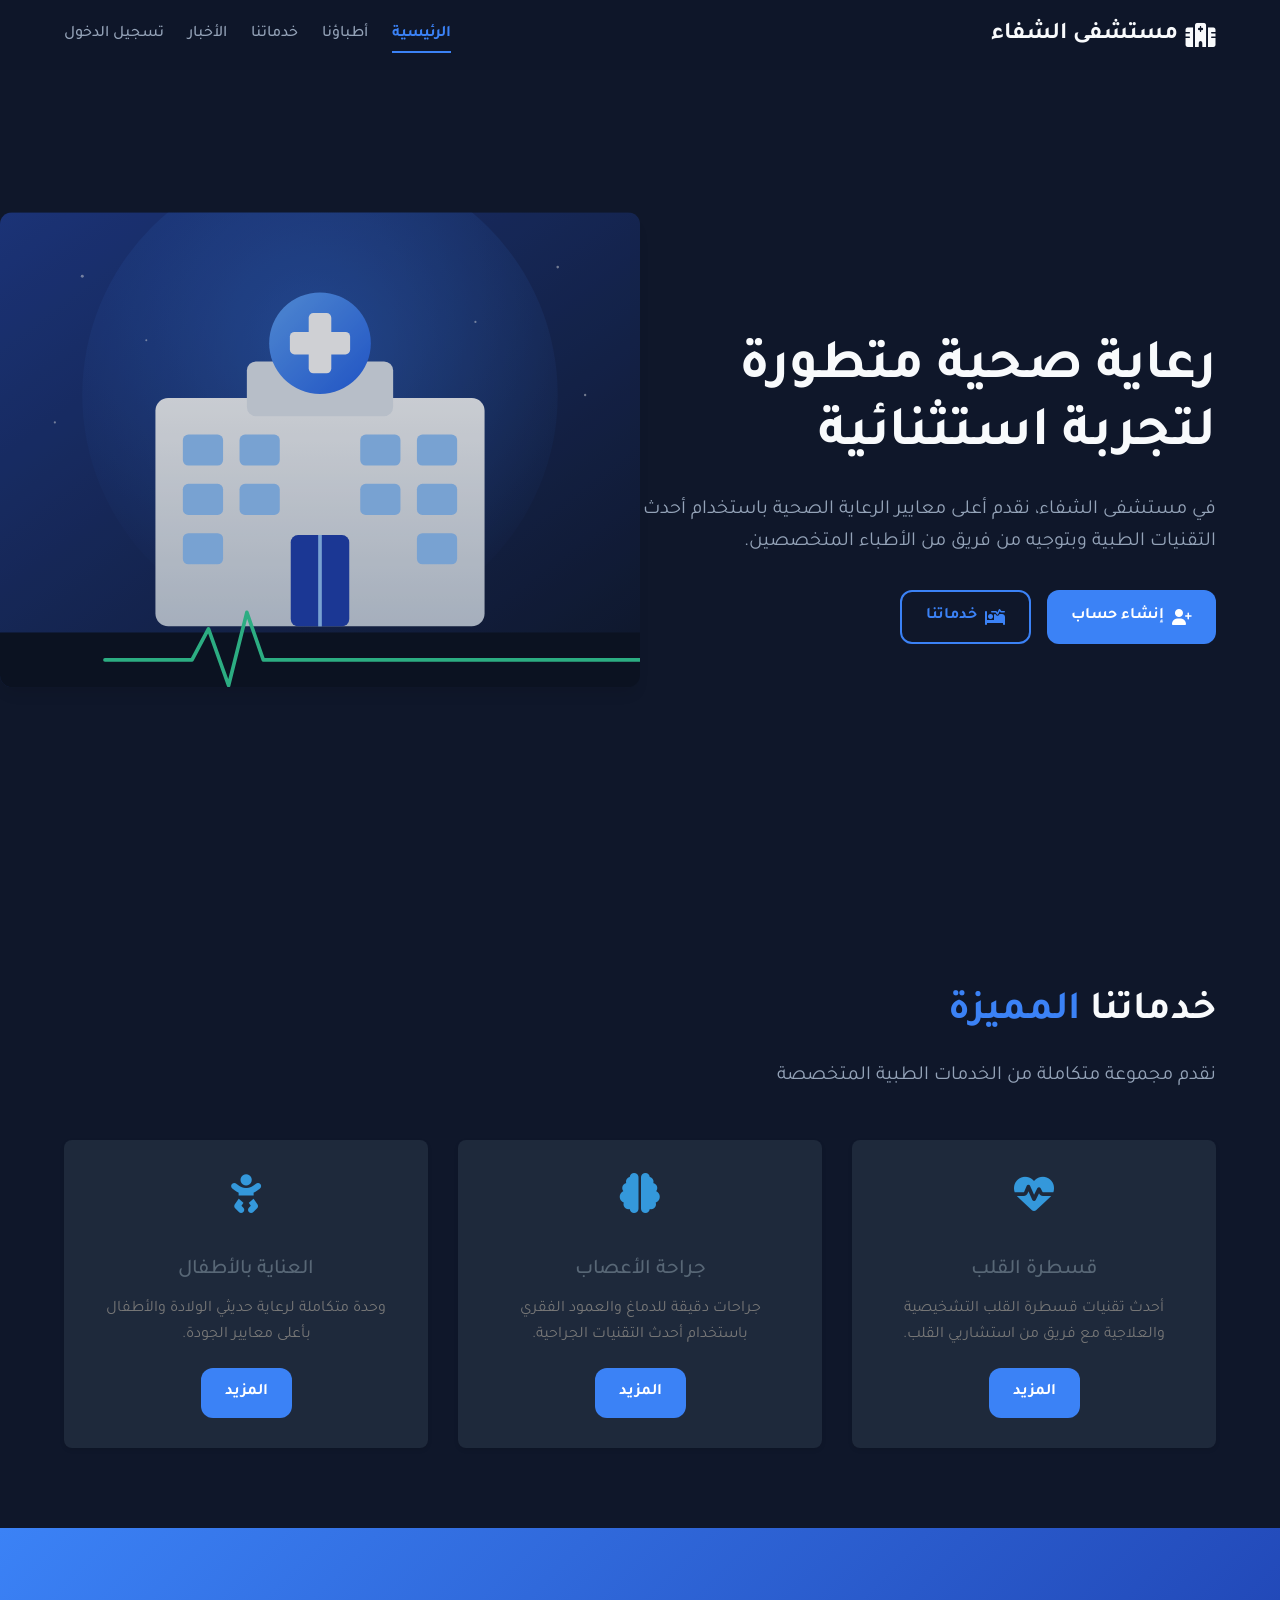
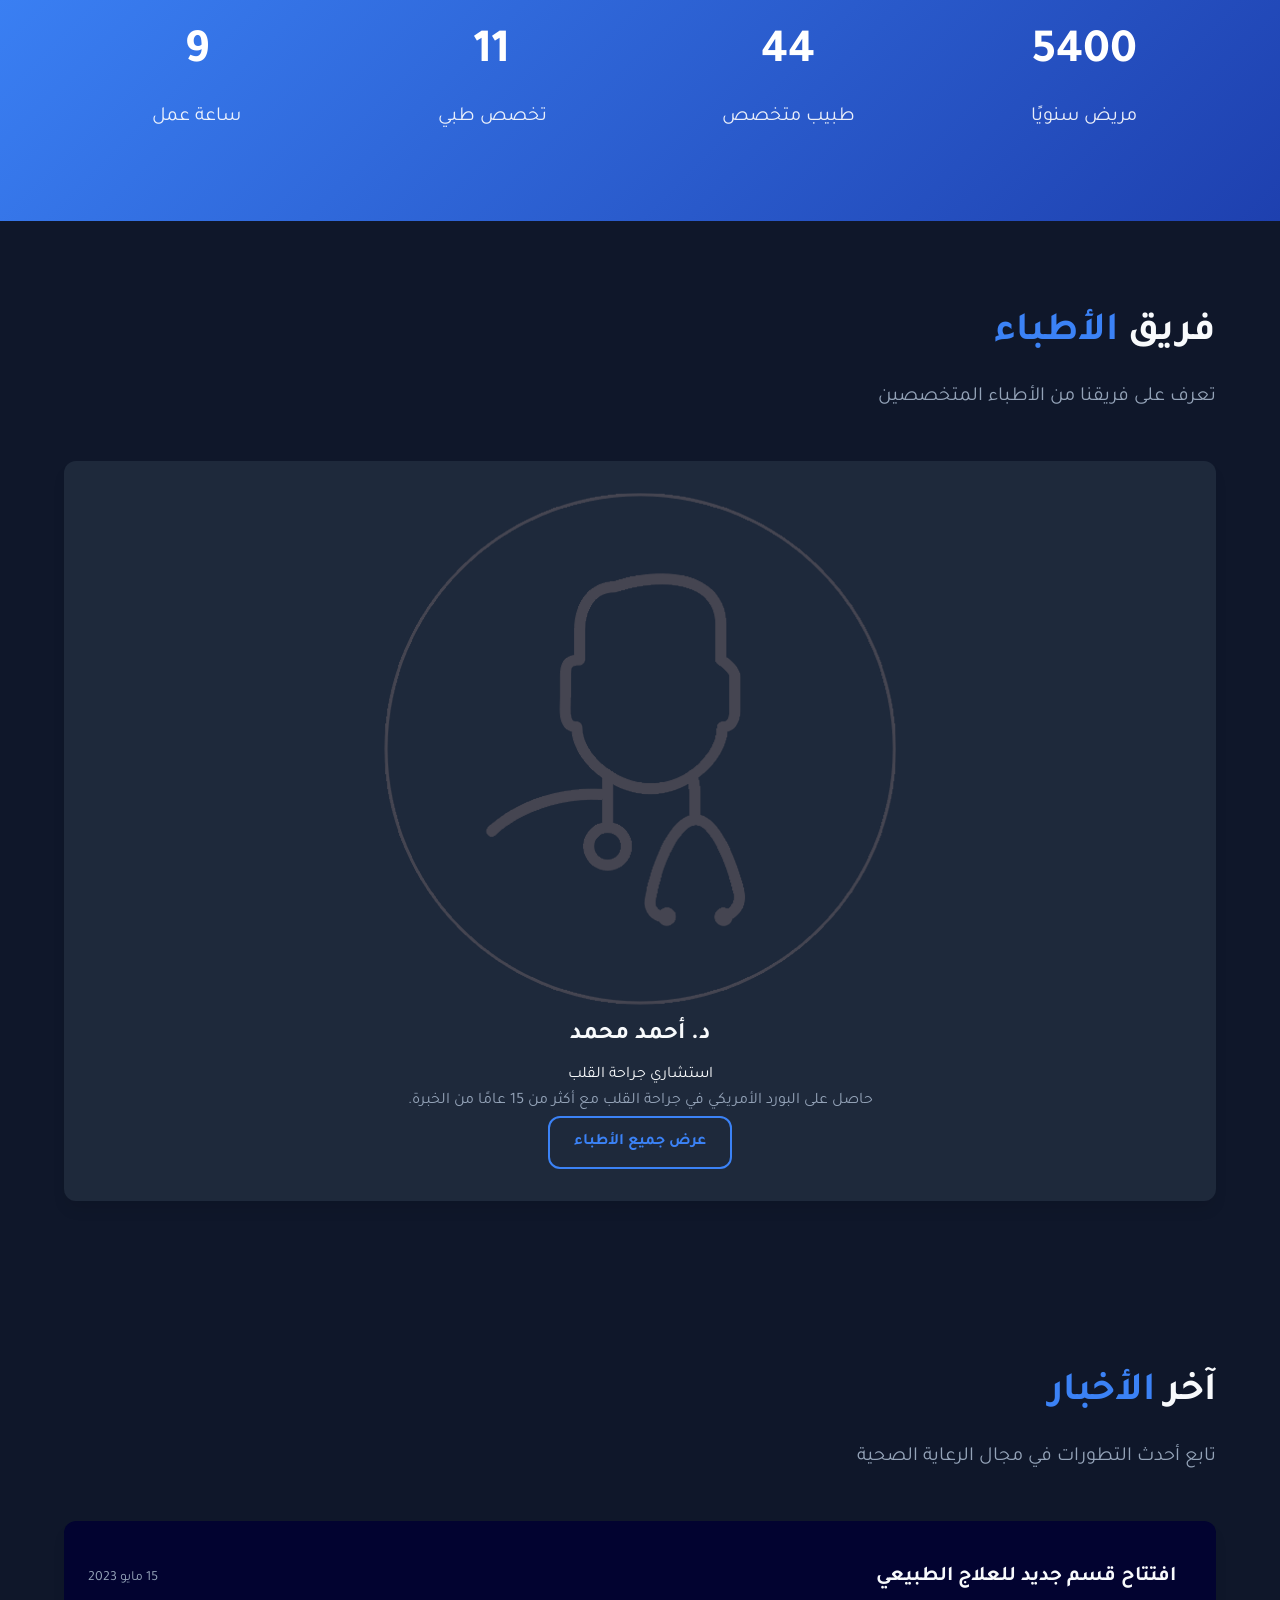
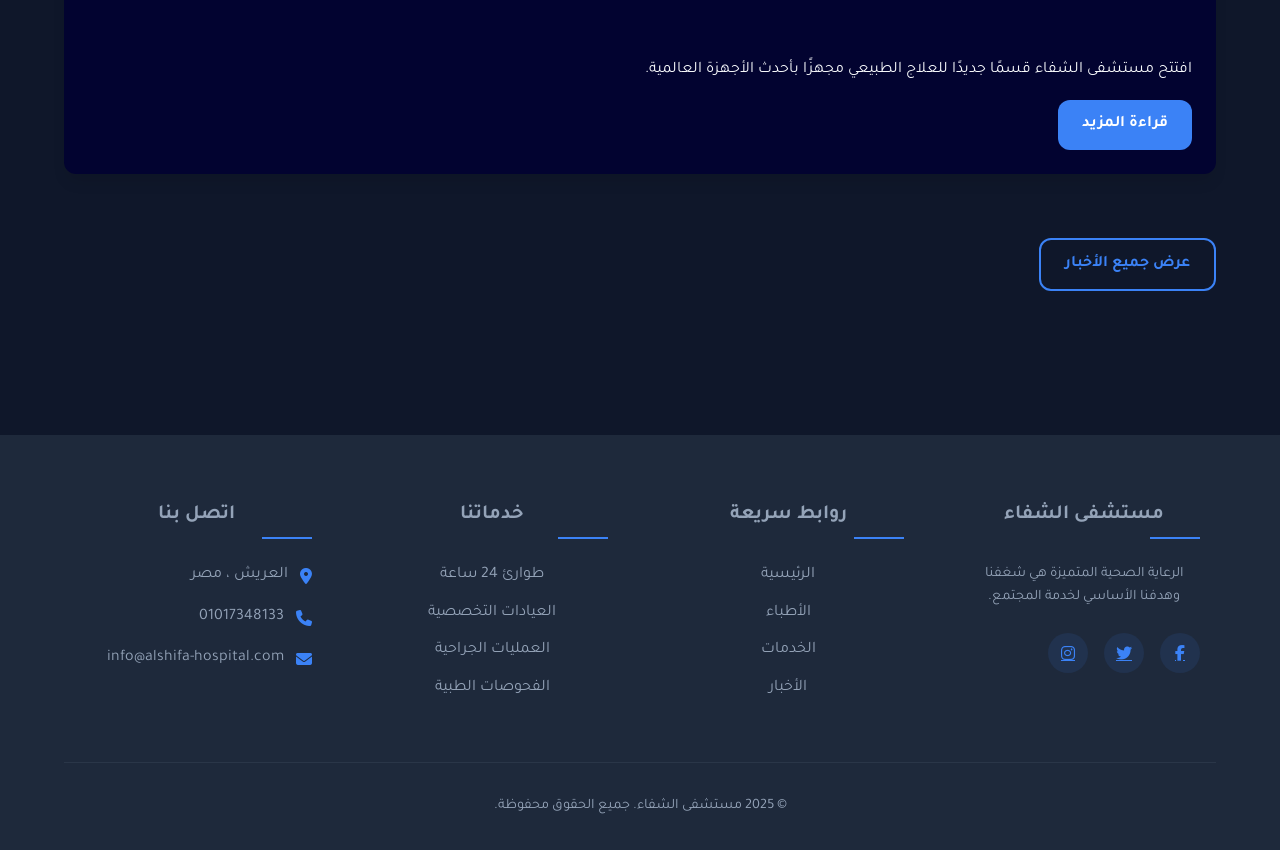
<file: index.html>
<!DOCTYPE html>
<html lang="ar" dir="rtl">
<head>
  <meta charset="UTF-8">
  <meta name="viewport" content="width=device-width, initial-scale=1.0">
  <title>مستشفى الشفاء - الرعاية الصحية المتطورة</title>
  <link rel="stylesheet" href="https://cdnjs.cloudflare.com/ajax/libs/font-awesome/6.4.0/css/all.min.css">
  <link href="https://fonts.googleapis.com/css2?family=Tajawal:wght@400;500;700&display=swap" rel="stylesheet">
  <!-- <link rel="stylesheet" href="style.css"> -->
    <link rel="stylesheet" href="style.css">
</head>
<body>
  <!-- شريط التنقل -->
  <nav class="navbar">
    <div class="container nav-container">
      <a href="index.html" class="logo">
        <i class="fas fa-hospital-alt"></i>
        <span>مستشفى الشفاء</span>
      </a>
      
      <div class="nav-links">
        <a href="index.html" class="nav-link active">الرئيسية</a>
        <a href="doctors.html" class="nav-link">أطباؤنا</a>
        <a href="services.html" class="nav-link">خدماتنا</a>
        <a href="news.html" class="nav-link">الأخبار</a>
        <a href="login.html" class="nav-link">تسجيل الدخول</a>
      </div>
      
      <div class="mobile-menu-btn">
        <i class="fas fa-bars"></i>
      </div>
    </div>
    
    <!-- قائمة الجوال -->
    <div class="mobile-menu">
      <a href="index.html" class="mobile-nav-link active">الرئيسية</a>
      <a href="doctors.html" class="mobile-nav-link">الأطباء</a>
      <a href="services.html" class="mobile-nav-link">خدماتنا</a>
      <a href="news.html" class="mobile-nav-link">الأخبار</a>
      <a href="login.html" class="mobile-nav-link">تسجيل الدخول</a>
    </div>
  </nav>

  <!-- قسم البطل -->
  <section class="hero">
    <div class="container">
      <div class="hero-content">
        <h1 class="hero-title">رعاية صحية <span class="text-accent">متطورة</span> لتجربة <span class="text-accent">استثنائية</span></h1>
        <p class="hero-subtitle">في مستشفى الشفاء، نقدم أعلى معايير الرعاية الصحية باستخدام أحدث التقنيات الطبية وبتوجيه من فريق من الأطباء المتخصصين.</p>
        
        <div class="hero-buttons">
          <a href="register.html" class="btn btn-primary">
            <i class="fas fa-user-plus"></i> إنشاء حساب
          </a>
          <a href="#services" class="btn btn-outline">
            <i class="fas fa-procedures"></i> خدماتنا
          </a>
        </div>
      </div>
    </div>  
    
    <div class="hero-image">
      <img src="images/hero-image.svg" alt="مستشفى الشفاء">
    </div>
    
  </section>

  <!-- المحتوى الرئيسي -->
  <main class="main-content">
    <!-- الخدمات المميزة -->
    <section id="services" class="section">
      <div class="container">
        <h2 class="section-title">خدماتنا <span class="text-accent">المميزة</span></h2>
        <p class="section-subtitle">نقدم مجموعة متكاملة من الخدمات الطبية المتخصصة</p>
        
        <div class="services-grid">
          <!-- الخدمة 1 -->
          <div class="service-card">
            <div class="service-icon">
              <i class="fas fa-heartbeat"></i>
            </div>
            <h3 class="service-title">قسطرة القلب</h3>
            <p class="service-description">أحدث تقنيات قسطرة القلب التشخيصية والعلاجية مع فريق من استشاريي القلب.</p>
            <a href="#" class="btn btn-primary">المزيد</a>
          </div>
          
          <!-- الخدمة 2 -->
          <div class="service-card">
            <div class="service-icon">
              <i class="fas fa-brain"></i>
            </div>
            <h3 class="service-title">جراحة الأعصاب</h3>
            <p class="service-description">جراحات دقيقة للدماغ والعمود الفقري باستخدام أحدث التقنيات الجراحية.</p>
            <a href="#" class="btn btn-primary">المزيد</a>
          </div>
          
          <!-- الخدمة 3 -->
          <div class="service-card">
            <div class="service-icon">
              <i class="fas fa-baby"></i>
            </div>
            <h3 class="service-title">العناية بالأطفال</h3>
            <p class="service-description">وحدة متكاملة لرعاية حديثي الولادة والأطفال بأعلى معايير الجودة.</p>
            <a href="#" class="btn btn-primary">المزيد</a>
          </div>
        </div>
      </div>
    </section>

    <!-- إحصائيات -->
    <section class="stats-section">
      <div class="container">
        <div class="stats-grid">
          <div class="stat-card">
            <h3 class="stat-number" data-count="15000">0</h3>
            <p class="stat-label">مريض سنويًا</p>
          </div>
          
          <div class="stat-card">
            <h3 class="stat-number" data-count="120">0</h3>
            <p class="stat-label">طبيب متخصص</p>
          </div>
          
          <div class="stat-card">
            <h3 class="stat-number" data-count="30">0</h3>
            <p class="stat-label">تخصص طبي</p>
          </div>
          
          <div class="stat-card">
            <h3 class="stat-number" data-count="24">0</h3>
            <p class="stat-label">ساعة عمل</p>
          </div>
        </div>
      </div>
    </section>

    <!-- فريق الأطباء -->
    <section class="section">
      <div class="container">
        <h2 class="section-title">فريق <span class="text-accent">الأطباء</span></h2>
        <p class="section-subtitle">تعرف على فريقنا من الأطباء المتخصصين</p>
        
        <div class="doctors-preview">
          <div class="doctor-card">
            <div class="doctor-image">
              <img src="images/doctor-male.webp" alt="د. أحمد محمد">
            </div>
            <div class="doctor-info">
              <h3 class="doctor-name">د. أحمد محمد</h3>
              <span class="doctor-specialty">استشاري جراحة القلب</span>
              <p class="doctor-bio">حاصل على البورد الأمريكي في جراحة القلب مع أكثر من 15 عامًا من الخبرة.</p>
              <a href="doctors.html" class="btn btn-outline">عرض جميع الأطباء</a>
            </div>
          </div>
        </div>
      </div>
    </section>

    <!-- آخر الأخبار -->
    <section class="section">
      <div class="container">
        <h2 class="section-title">آخر <span class="text-accent">الأخبار</span></h2>
        <p class="section-subtitle">تابع أحدث التطورات في مجال الرعاية الصحية</p>
        
        <div class="news-preview">
          <div class="news-item">
            <div class="news-header">
              <h3 class="news-title">افتتاح قسم جديد للعلاج الطبيعي</h3>
              <span class="news-date">15 مايو 2023</span>
            </div>
            <div class="news-content">
              <div class="news-content-inner">
                <p>افتتح مستشفى الشفاء قسمًا جديدًا للعلاج الطبيعي مجهزًا بأحدث الأجهزة العالمية.</p>
                <a href="news.html" class="btn btn-primary">قراءة المزيد</a>
              </div>
            </div>
          </div>
          
          <a href="news.html" class="btn btn-outline" style="margin-top: 2rem;">عرض جميع الأخبار</a>
        </div>
      </div>
    </section>
  </main>

  <!-- تذييل الصفحة -->
  <footer class="footer">
    <div class="container">
      <div class="footer-grid">
        <div class="footer-col">
          <h4 class="footer-title" style="cursor:pointer;">مستشفى الشفاء</h4>
          <p>الرعاية الصحية المتميزة هي شغفنا وهدفنا الأساسي لخدمة المجتمع.</p>
          <div class="social-links">
            <a href="#" aria-label="فيسبوك"><i class="fab fa-facebook-f"></i></a>
            <a href="#" aria-label="تويتر"><i class="fab fa-twitter"></i></a>
            <a href="#" aria-label="إنستغرام"><i class="fab fa-instagram"></i></a>
          </div>
        </div>
        
        <div class="footer-col">
          <h4 class="footer-title" style="cursor:pointer;">روابط سريعة</h4>
          <ul class="footer-links">
            <li><a href="index.html">الرئيسية</a></li>
            <li><a href="doctors.html">الأطباء</a></li>
            <li><a href="services.html">الخدمات</a></li>
            <li><a href="news.html">الأخبار</a></li>
          </ul>
        </div>
        
        <div class="footer-col"id="foter">
          <h4 class="footer-title"style="cursor:pointer;">خدماتنا</h4>
          <ul class="footer-links">
            <li><a href="#foter">طوارئ 24 ساعة</a></li>
            <li><a href="#foter">العيادات التخصصية</a></li>
            <li><a href="#foter">العمليات الجراحية</a></li>
            <li><a href="#foter">الفحوصات الطبية</a></li>
          </ul>
        </div>
        
        <div class="footer-col">
          <h4 class="footer-title"style="cursor:pointer;">اتصل بنا</h4>
          <ul class="footer-contact">
            <li><i class="fas fa-map-marker-alt"></i> العريش ، مصر</li>
            <li><i class="fas fa-phone"></i> 01017348133</li>
            <li><i class="fas fa-envelope"></i> info@alshifa-hospital.com</li>
          </ul>
        </div>
      </div>
    
      
      <div class="footer-bottom">
        <p>&copy; 2025 مستشفى الشفاء. جميع الحقوق محفوظة.</p>
      </div>
    </div>
  </footer>
  
 
  <!-- زر الانتقال للأعلى -->
  <button class="scroll-to-top">
    <i class="fas fa-arrow-up"></i>
  </button>

  <!-- JavaScript -->
  <script src="js/main.js"></script>
  <script src="js/animations.js"></script>
</body>
</html>
</file>
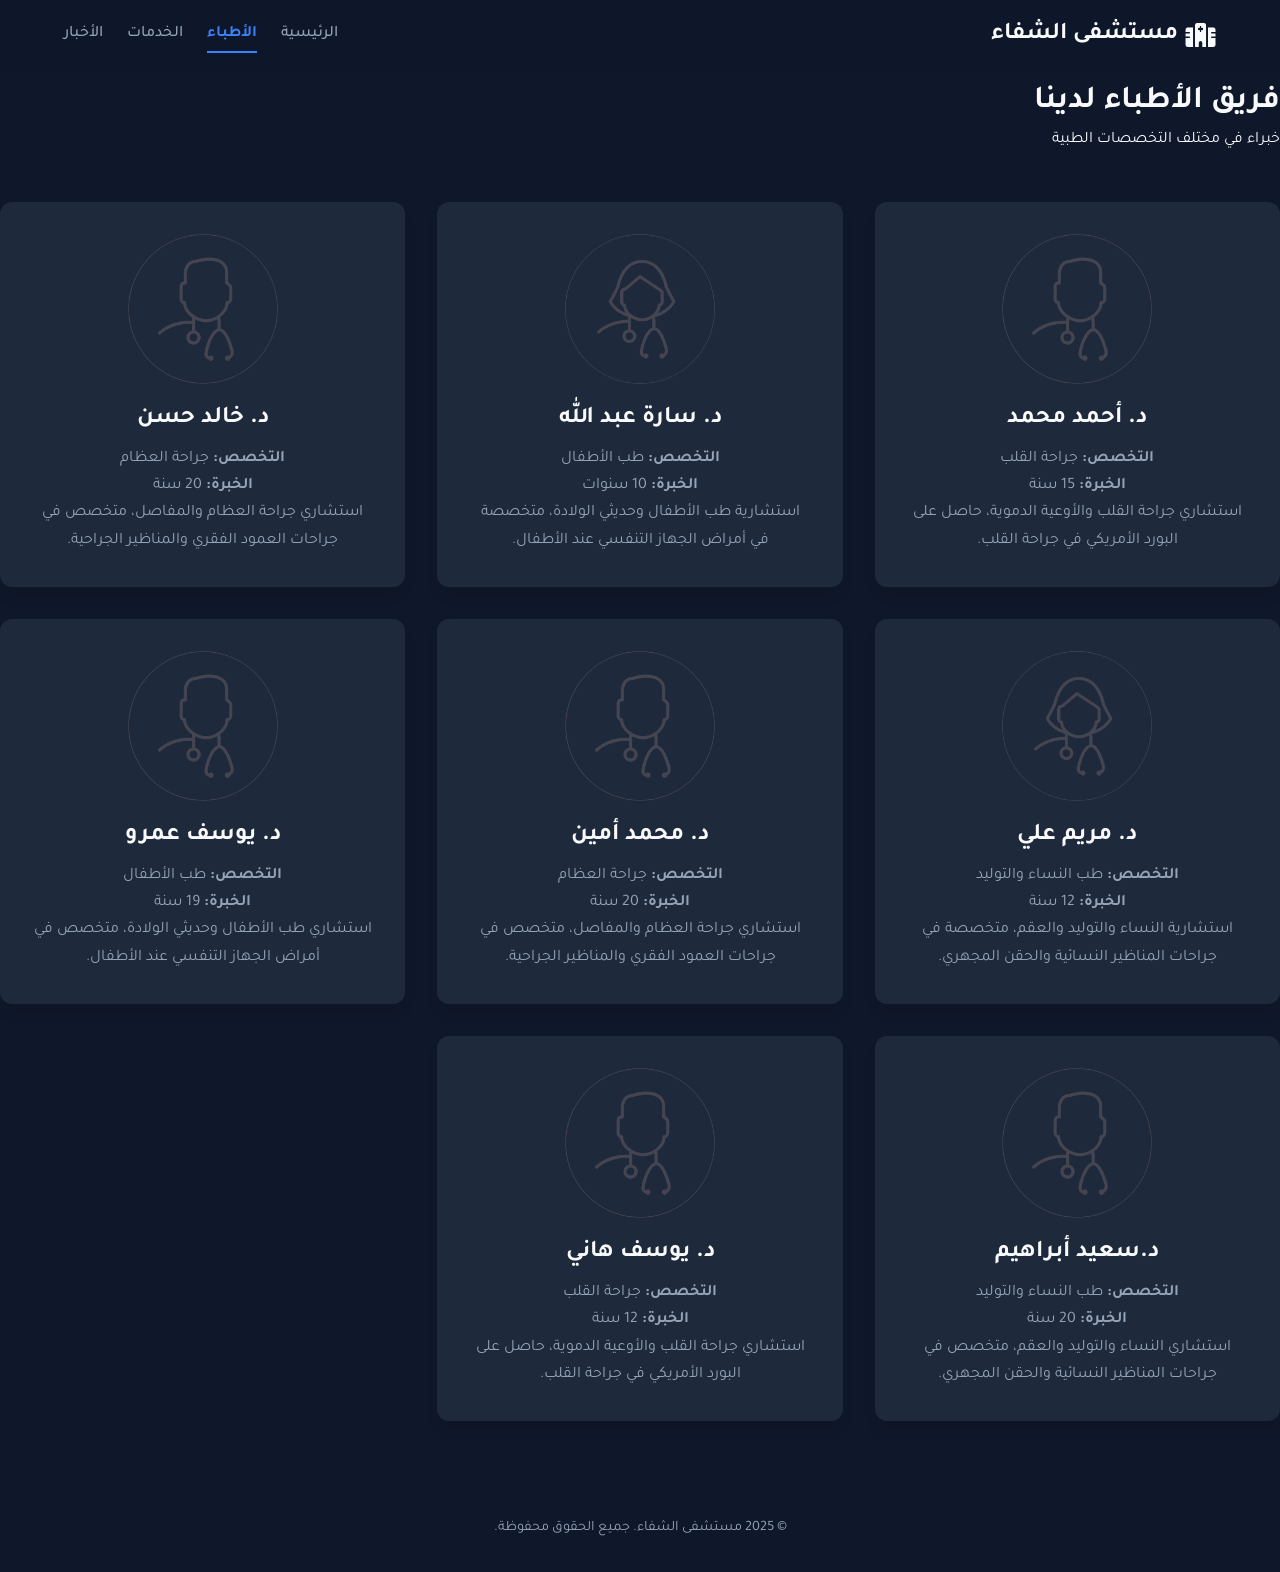
<file: doctors.html>
<!DOCTYPE html>
<html lang="ar" dir="rtl">
<head>
    <meta charset="UTF-8">
    <meta name="viewport" content="width=device-width, initial-scale=1.0">
    <title>أطباؤنا - مستشفى الشفاء</title>
    <link rel="stylesheet" href="style.css">
    <link rel="stylesheet" href="https://cdnjs.cloudflare.com/ajax/libs/font-awesome/6.4.0/css/all.min.css">
    <link href="https://fonts.googleapis.com/css2?family=Tajawal:wght@400;500;700&display=swap" rel="stylesheet">
</head>
<body>

      <!-- شريط التنقل -->
  <nav class="navbar">
    <div class="container nav-container">
      <a href="index.html" class="logo">
        <i class="fas fa-hospital-alt"></i>
        <span>مستشفى الشفاء</span>
      </a>
      
      <div class="nav-links">
        <a href="index.html" class="nav-link">الرئيسية</a>
        <a href="doctors.html" class="nav-link active">الأطباء</a>
        <a href="services.html" class="nav-link">الخدمات</a>
        <a href="news.html" class="nav-link">الأخبار</a>
      </div>
    </div>
  
    <!-- قائمة الجوال -->
    <div class="mobile-menu">
        <a href="index.html" class="mobile-nav-link active">الرئيسية</a>
        <a href="doctors.html" class="mobile-nav-link">الأطباء</a>
        <a href="services.html" class="mobile-nav-link">خدماتنا</a>
        <a href="news.html" class="mobile-nav-link">الأخبار</a>
        <a href="login.html" class="mobile-nav-link">تسجيل الدخول</a>
      </div>
    </nav>
  
  <br>
  <br><br>
    <header>
        <h1>فريق الأطباء لدينا</h1>
        <p>خبراء في مختلف التخصصات الطبية</p>
    </header>
   
    
    <div class="main-content">
        <div id="doctorsContainer" class="text-center"></div>
    </div>

    <script>
        const doctorsData = {
            "doctors": [
                {
                    "id": 1,
                    "name": "د. أحمد محمد",
                    "specialization": "جراحة القلب",
                    "experience": "15 سنة",
                    "description": "استشاري جراحة القلب والأوعية الدموية، حاصل على البورد الأمريكي في جراحة القلب.",
                    "image": "images/doctor-male.webp"
                },
                {
                    "id": 2,
                    "name": "د. سارة عبد الله",
                    "specialization": "طب الأطفال",
                    "experience": "10 سنوات",
                    "description": "استشارية طب الأطفال وحديثي الولادة، متخصصة في أمراض الجهاز التنفسي عند الأطفال.",
                    "image": "images/doctor-female.webp"
                },
                {
                    "id": 3,
                    "name": "د. خالد حسن",
                    "specialization": "جراحة العظام",
                    "experience": "20 سنة",
                    "description": "استشاري جراحة العظام والمفاصل، متخصص في جراحات العمود الفقري والمناظير الجراحية.",
                    "image": "images/doctor-male.webp"
                },
                {
                    "id": 4,
                    "name": "د. مريم علي",
                    "specialization": "طب النساء والتوليد",
                    "experience": "12 سنة",
                    "description": "استشارية النساء والتوليد والعقم، متخصصة في جراحات المناظير النسائية والحقن المجهري.",
                    "image": "images/doctor-female.webp"
                },
                {
                    "id": 5,
                    "name": "د. محمد أمين",
                    "specialization": "جراحة العظام",
                    "experience": "20 سنة",
                    "description": "استشاري جراحة العظام والمفاصل، متخصص في جراحات العمود الفقري والمناظير الجراحية.",
                    "image": "images/doctor-male.webp"
                },
                {
                    "id": 6,
                    "name": "د. يوسف عمرو",
                    "specialization": "طب الأطفال",
                    "experience": "19 سنة",
                    "description": "استشاري طب الأطفال وحديثي الولادة، متخصص في أمراض الجهاز التنفسي عند الأطفال.",
                    "image": "images/doctor-male.webp"
                },
                {
                    "id": 7,
                    "name": "د.سعيد أبراهيم",
                    "specialization":  "طب النساء والتوليد",
                    "experience": "20 سنة",
                    "description": "استشاري النساء والتوليد والعقم، متخصص في جراحات المناظير النسائية والحقن المجهري.",
                    "image": "images/doctor-male.webp"
                },
                {
                    "id": 8,
                    "name": "د. يوسف هاني",
                    "specialization":  "جراحة القلب",
                    "experience": "12 سنة",
                    "description": "استشاري جراحة القلب والأوعية الدموية، حاصل على البورد الأمريكي في جراحة القلب. ",
                    "image": "images/doctor-male.webp"
                },
            ]
        };

        function displayDoctors() {
            const container = document.getElementById('doctorsContainer');
            
            doctorsData.doctors.forEach(doctor => {
                const doctorCard = document.createElement('div');
                doctorCard.className = 'doctor-card';
                
                doctorCard.innerHTML = `
                    <img src="${doctor.image}" alt="${doctor.name}" class="doctor-img">
                    <h3>${doctor.name}</h3>
                    <p><strong>التخصص:</strong> ${doctor.specialization}</p>
                    <p><strong>الخبرة:</strong> ${doctor.experience}</p>
                    <p>${doctor.description}</p>
                `;
                
                container.appendChild(doctorCard);
            });
        }
        
        window.onload = displayDoctors;
    </script>
    <script src="js/main.js"></script>

    <footer>
       
        <p>© 2025 مستشفى الشفاء. جميع الحقوق محفوظة.</p>  
      </footer>
</body>
</html>
</file>
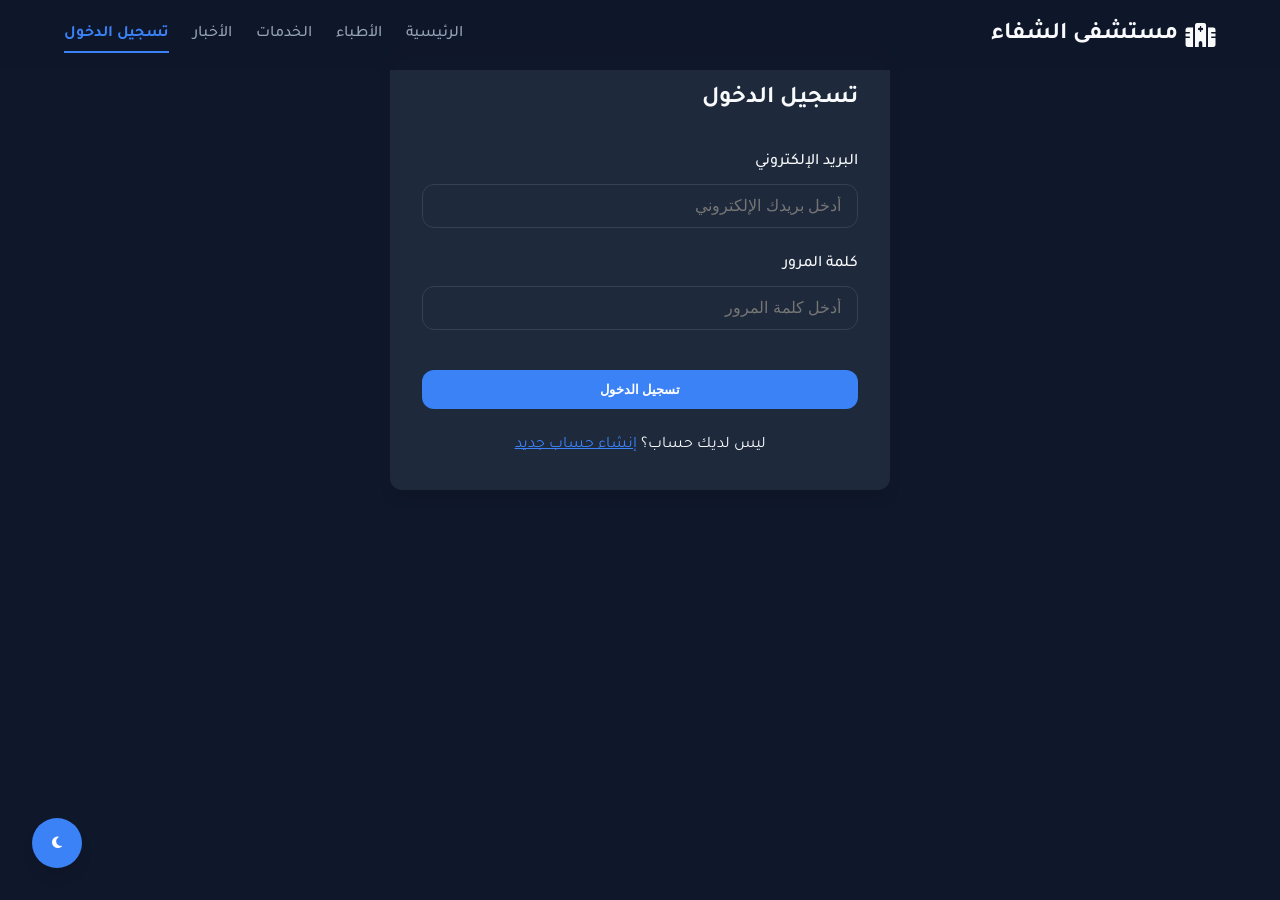
<file: Login.html>
<!DOCTYPE html>
<html lang="ar" dir="rtl">
<head>
  <meta charset="UTF-8">
  <meta name="viewport" content="width=device-width, initial-scale=1.0">
  <title>تسجيل الدخول - مستشفى الشفاء</title>
  <link rel="stylesheet" href="https://cdnjs.cloudflare.com/ajax/libs/font-awesome/6.4.0/css/all.min.css">
  <link href="https://fonts.googleapis.com/css2?family=Tajawal:wght@400;500;700&display=swap" rel="stylesheet">
  <link rel="stylesheet" href="style.css">
</head>
<body>
  <!-- شريط التنقل -->
  <nav class="navbar">
    <div class="container nav-container">
      <a href="index.html" class="logo">
        <i class="fas fa-hospital-alt"></i>
        <span>مستشفى الشفاء</span>
      </a>
      
      <div class="nav-links">
        <a href="index.html" class="nav-link">الرئيسية</a>
        <a href="doctors.html" class="nav-link">الأطباء</a>
        <a href="services.html" class="nav-link">الخدمات</a>
        <a href="news.html" class="nav-link">الأخبار</a>
        <a href="login.html" class="nav-link active">تسجيل الدخول</a>
      </div>
    </div>
    
  </nav>

  <!-- محتوى الصفحة -->
  <main class="container">
    <div class="auth-form">
      <h2 class="text-center" style="margin-bottom: 2rem;">تسجيل الدخول</h2>
      
      <form id="loginForm">
        <div class="form-group">
          <label for="email" class="form-label">البريد الإلكتروني</label>
          <input type="email" id="email" class="form-input" placeholder="أدخل بريدك الإلكتروني" required>
          <span id="emailError" class="form-error"></span>
        </div>
        
        <div class="form-group">
          <label for="password" class="form-label">كلمة المرور</label>
          <input type="password" id="password" class="form-input" placeholder="أدخل كلمة المرور" required>
          <span id="passwordError" class="form-error"></span>
        </div>
        
        <button type="submit" class="btn btn-primary" style="width: 100%; margin-top: 1rem;">
          تسجيل الدخول
        </button>
      </form>
      
      <div style="text-align: center; margin-top: 1.5rem;">
        <p>ليس لديك حساب؟ <a href="register.html" style="color: var(--dark-accent);">إنشاء حساب جديد</a></p>
      </div>
    </div>
  </main>

  <!-- زر تبديل الوضع -->
  <button class="theme-toggle" id="themeToggle">
    <i class="fas fa-moon"></i>
  </button>

  <!-- JavaScript -->
  <script src="js/auth.js"></script>
  <script src="js/theme.js"></script>
</body>
</html>
</file>
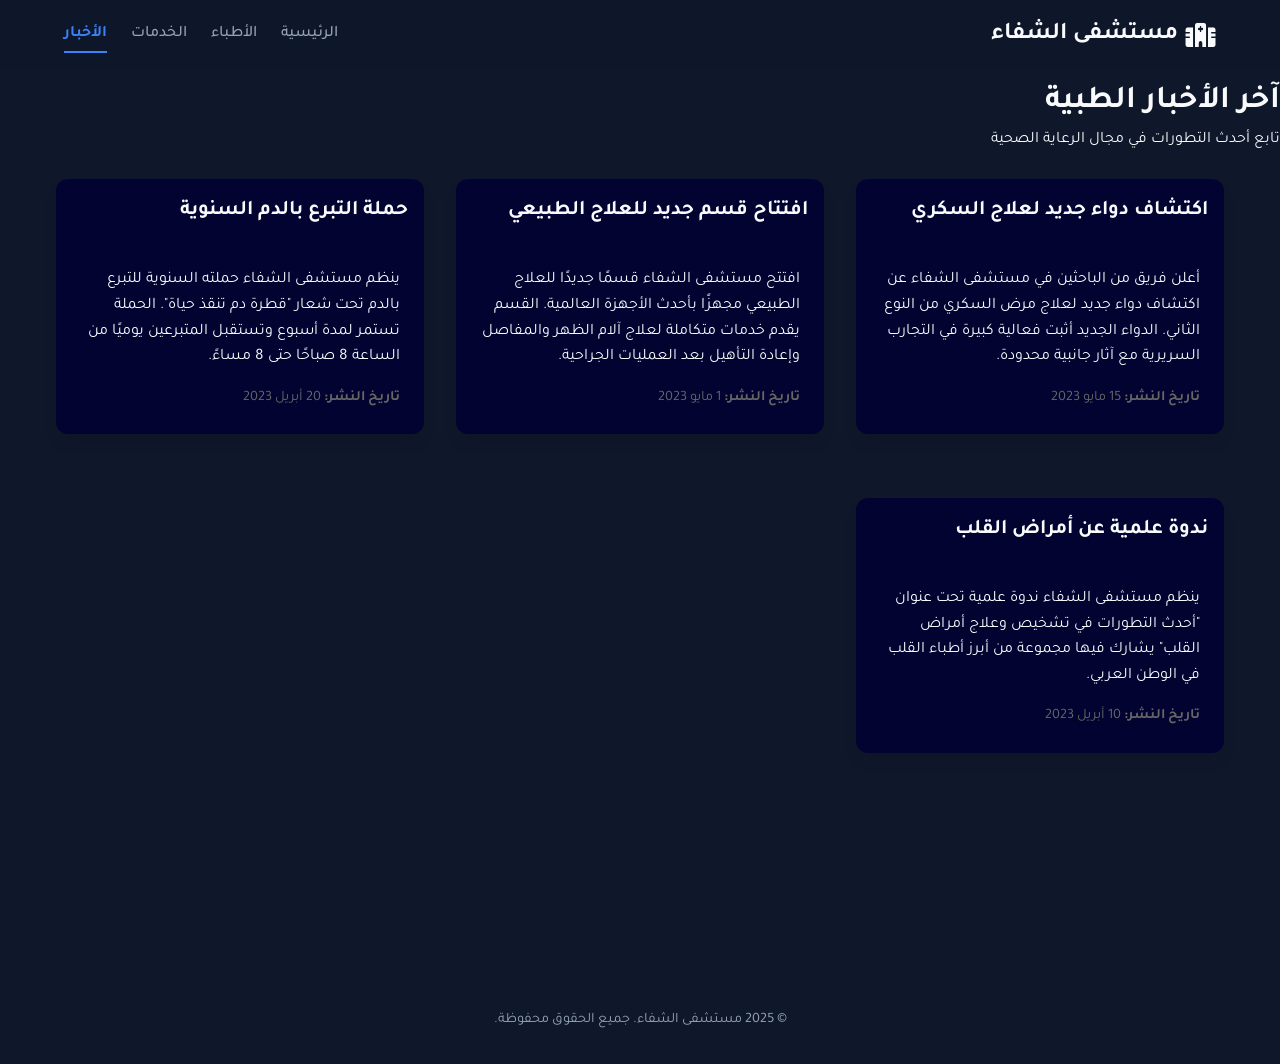
<file: news.html>
<!DOCTYPE html>
<html lang="ar" dir="rtl">
<head>
    <meta charset="UTF-8">
    <meta name="viewport" content="width=device-width, initial-scale=1.0">
    <title>الأخبار الطبية - مستشفى الشفاء</title>
    <link rel="stylesheet" href="style.css">
    <link rel="stylesheet" href="https://cdnjs.cloudflare.com/ajax/libs/font-awesome/6.4.0/css/all.min.css">
    <link href="https://fonts.googleapis.com/css2?family=Tajawal:wght@400;500;700&display=swap" rel="stylesheet">
    <script src="https://code.jquery.com/jquery-3.6.0.min.js"></script>
</head>
<body>
      <!-- شريط التنقل -->
  <nav class="navbar">
    <div class="container nav-container">
      <a href="index.html" class="logo">
        <i class="fas fa-hospital-alt"></i>
        <span>مستشفى الشفاء</span>
      </a>
      
      <div class="nav-links">
        <a href="index.html" class="nav-link">الرئيسية</a>
        <a href="doctors.html" class="nav-link">الأطباء</a>
        <a href="services.html" class="nav-link">الخدمات</a>
        <a href="news.html" class="nav-link active">الأخبار</a>
      </div>
    </div>
  </nav>
  <br>
  <br><br>

    <header>
        <h1>آخر الأخبار الطبية</h1>
        <p>تابع أحدث التطورات في مجال الرعاية الصحية</p>
    </header>
    <br>
    <div class="main-contentn">
        <div class="news-item">
            <div class="news-title">اكتشاف دواء جديد لعلاج السكري</div>
            <div class="news-content">
                <p>أعلن فريق من الباحثين في مستشفى الشفاء عن اكتشاف دواء جديد لعلاج مرض السكري من النوع الثاني. الدواء الجديد أثبت فعالية كبيرة في التجارب السريرية مع آثار جانبية محدودة.</p>
                <p class="mt-2"><strong>تاريخ النشر:</strong> 15 مايو 2023</p>
            </div>
        </div>
        
        <div class="news-item">
            <div class="news-title">افتتاح قسم جديد للعلاج الطبيعي</div>
            <div class="news-content">
                <p>افتتح مستشفى الشفاء قسمًا جديدًا للعلاج الطبيعي مجهزًا بأحدث الأجهزة العالمية. القسم يقدم خدمات متكاملة لعلاج آلام الظهر والمفاصل وإعادة التأهيل بعد العمليات الجراحية.</p>
                <p class="mt-2"><strong>تاريخ النشر:</strong> 1 مايو 2023</p>
            </div>
        </div>
        
        <div class="news-item">
            <div class="news-title">حملة التبرع بالدم السنوية</div>
            <div class="news-content">
                <p>ينظم مستشفى الشفاء حملته السنوية للتبرع بالدم تحت شعار "قطرة دم تنقذ حياة". الحملة تستمر لمدة أسبوع وتستقبل المتبرعين يوميًا من الساعة 8 صباحًا حتى 8 مساءً.</p>
                <p class="mt-2"><strong>تاريخ النشر:</strong> 20 أبريل 2023</p>
            </div>
        </div>
        
        <div class="news-item">
            <div class="news-title">ندوة علمية عن أمراض القلب</div>
            <div class="news-content">
                <p>ينظم مستشفى الشفاء ندوة علمية تحت عنوان "أحدث التطورات في تشخيص وعلاج أمراض القلب" يشارك فيها مجموعة من أبرز أطباء القلب في الوطن العربي.</p>
                <p class="mt-2"><strong>تاريخ النشر:</strong> 10 أبريل 2023</p>
            </div>
        </div>
    </div>

    <script>
        $(document).ready(function() {
            $('.news-title').click(function() {
                $(this).next('.news-content').slideToggle('slow');
            });
        });
    </script>
    <br>
    <br>
    <br> <br>
    <br>
    <footer>
        <p>© 2025 مستشفى الشفاء. جميع الحقوق محفوظة.</p>
        </footer>
</body>
</html>
</file>
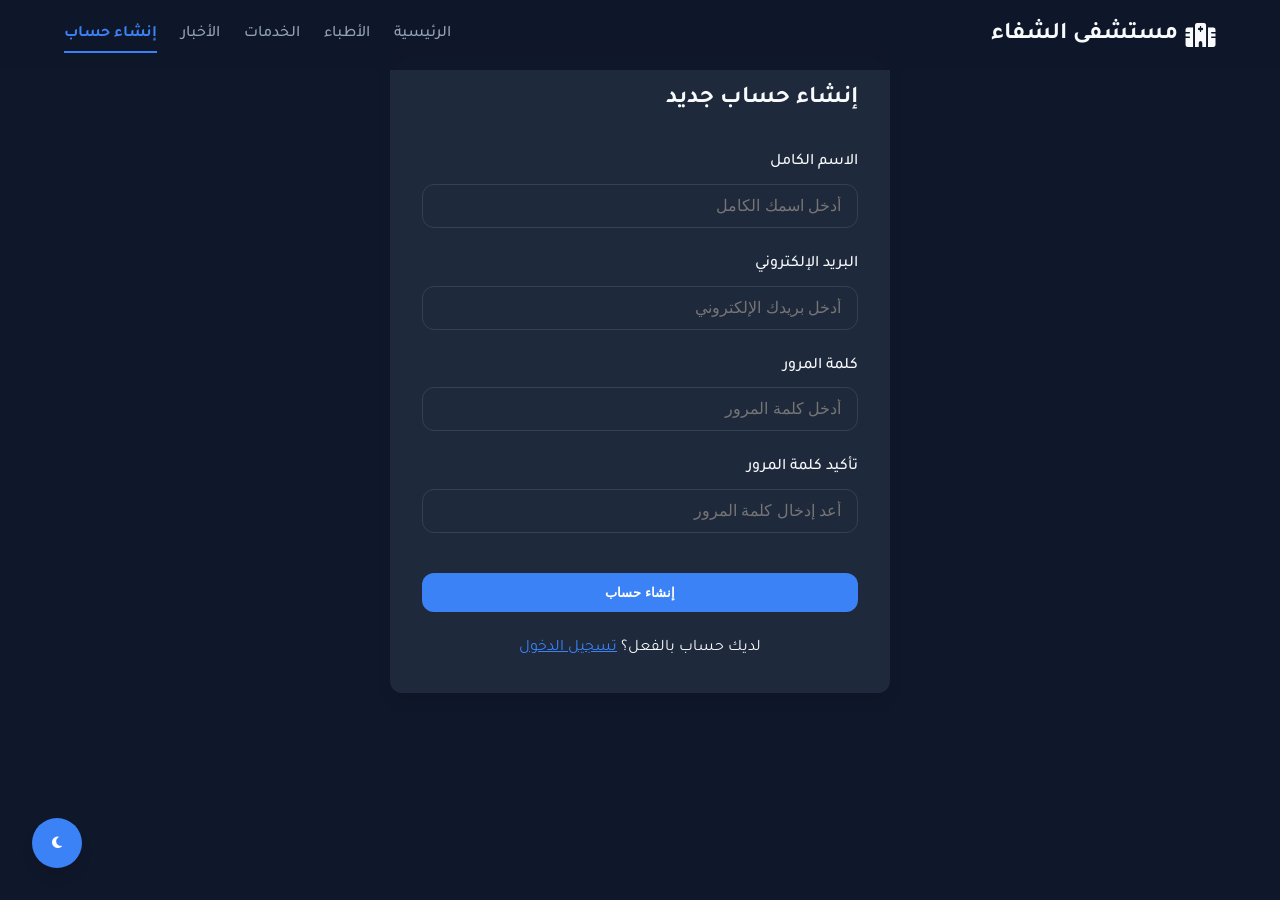
<file: register.html>
<!DOCTYPE html>
<html lang="ar" dir="rtl">
<head>
  <meta charset="UTF-8">
  <meta name="viewport" content="width=device-width, initial-scale=1.0">
  <title>إنشاء حساب - مستشفى الشفاء</title>
  <link rel="stylesheet" href="https://cdnjs.cloudflare.com/ajax/libs/font-awesome/6.4.0/css/all.min.css">
  <link href="https://fonts.googleapis.com/css2?family=Tajawal:wght@400;500;700&display=swap" rel="stylesheet">
  <link rel="stylesheet" href="style.css">
</head>
<body>
  <!-- شريط التنقل -->
  <nav class="navbar">
    <div class="container nav-container">
      <a href="index.html" class="logo">
        <i class="fas fa-hospital-alt"></i>
        <span>مستشفى الشفاء</span>
      </a>
      
      <div class="nav-links">
        <a href="index.html" class="nav-link">الرئيسية</a>
        <a href="doctors.html" class="nav-link">الأطباء</a>
        <a href="services.html" class="nav-link">الخدمات</a>
        <a href="news.html" class="nav-link">الأخبار</a>
        <a href="register.html" class="nav-link active">إنشاء حساب</a>
      </div>
    </div>
  </nav>

  <!-- محتوى الصفحة -->
  <main class="container">
    <div class="auth-form">
      <h2 class="text-center" style="margin-bottom: 2rem;">إنشاء حساب جديد</h2>
      
      <form id="registerForm">
        <div class="form-group">
          <label for="fullName" class="form-label">الاسم الكامل</label>
          <input type="text" id="fullName" class="form-input" placeholder="أدخل اسمك الكامل" required>
          <span id="nameError" class="form-error"></span>
        </div>
        
        <div class="form-group">
          <label for="email" class="form-label">البريد الإلكتروني</label>
          <input type="email" id="email" class="form-input" placeholder="أدخل بريدك الإلكتروني" required>
          <span id="emailError" class="form-error"></span>
        </div>
        
        <div class="form-group">
          <label for="password" class="form-label">كلمة المرور</label>
          <input type="password" id="password" class="form-input" placeholder="أدخل كلمة المرور" required>
          <span id="passwordError" class="form-error"></span>
        </div>
        
        <div class="form-group">
          <label for="confirmPassword" class="form-label">تأكيد كلمة المرور</label>
          <input type="password" id="confirmPassword" class="form-input" placeholder="أعد إدخال كلمة المرور" required>
          <span id="confirmError" class="form-error"></span>
        </div>
        
        <button type="submit" class="btn btn-primary" style="width: 100%; margin-top: 1rem;">
          إنشاء حساب
        </button>
      </form>
      
      <div style="text-align: center; margin-top: 1.5rem;">
        <p>لديك حساب بالفعل؟ <a href="login.html" style="color: var(--dark-accent);">تسجيل الدخول</a></p>
      </div>
    </div>
  </main>

  <!-- زر تبديل الوضع -->
  <button class="theme-toggle" id="themeToggle">
    <i class="fas fa-moon"></i>
  </button>

  <!-- JavaScript -->
  <script src="js/auth.js"></script>
  <script src="js/theme.js"></script>
</body>
</html>
</file>
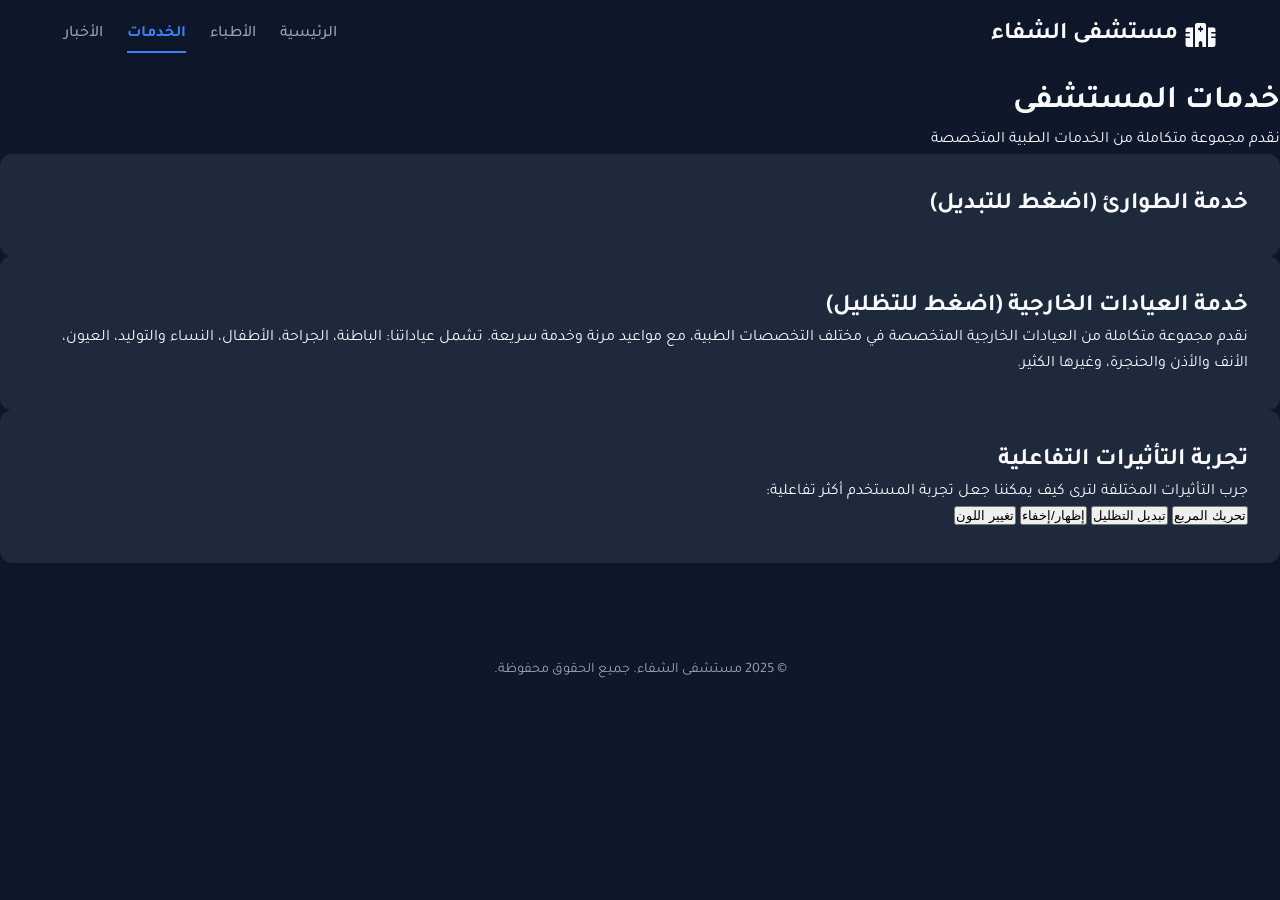
<file: services.html>
<!DOCTYPE html>
<html lang="ar" dir="rtl">
<head>
    <meta charset="UTF-8">
    <meta name="viewport" content="width=device-width, initial-scale=1.0">
    <title>خدماتنا - مستشفى الشفاء</title>
    <link rel="stylesheet" href="style.css">
    <script src="https://code.jquery.com/jquery-3.6.0.min.js"></script>
     <link rel="stylesheet" href="https://cdnjs.cloudflare.com/ajax/libs/font-awesome/6.4.0/css/all.min.css">
  <link href="https://fonts.googleapis.com/css2?family=Tajawal:wght@400;500;700&display=swap" rel="stylesheet">
</head>
<body>
  
  <!-- شريط التنقل -->
  <nav class="navbar">
    <div class="container nav-container">
      <a href="index.html" class="logo">
        <i class="fas fa-hospital-alt"></i>
        <span>مستشفى الشفاء</span>
      </a>
      
      <div class="nav-links">
        <a href="index.html" class="nav-link">الرئيسية</a>
        <a href="doctors.html" class="nav-link">الأطباء</a>
        <a href="services.html" class="nav-link active">الخدمات</a>
        <a href="news.html" class="nav-link">الأخبار</a>
      </div>
    </div>
  </nav>
  <br>
  <br><br>
  
    <h1>خدمات المستشفى</h1>
    <p>نقدم مجموعة متكاملة من الخدمات الطبية المتخصصة</p>

    <div class="main-content">
        <div class="service card">
            <h2 id="toggle-service">خدمة الطوارئ (اضغط للتبديل)</h2>
            <p id="emergency-content" style="display:none;">
                قسم الطوارئ لدينا يعمل على مدار 24 ساعة طوال أيام الأسبوع، مجهز بأحدث الأجهزة وطاقم طبي متخصص لاستقبال الحالات الحرجة. نقدم خدمة سريعة وفعالة مع معدل استجابة من بين الأفضل في المنطقة.
            </p>
        </div>
        
        <div class="service card">
            <h2 id="fade-service">خدمة العيادات الخارجية (اضغط للتظليل)</h2>
            <p id="clinic-content">
                نقدم مجموعة متكاملة من العيادات الخارجية المتخصصة في مختلف التخصصات الطبية، مع مواعيد مرنة وخدمة سريعة. تشمل عياداتنا: الباطنة، الجراحة، الأطفال، النساء والتوليد، العيون، الأنف والأذن والحنجرة، وغيرها الكثير.
            </p>
        </div>
        
        <div class="card">
            <h2>تجربة التأثيرات التفاعلية</h2>
            <p>جرب التأثيرات المختلفة لترى كيف يمكننا جعل تجربة المستخدم أكثر تفاعلية:</p>
            
            <div class="mt-3">
                <button id="animate-btn" class="button">تحريك المربع</button>
                <button id="fade-toggle-btn" class="button">تبديل التظليل</button>
                <button id="hide-show-btn" class="button">إظهار/إخفاء</button>
                <button id="change-color-btn" class="button">تغيير اللون</button>
            </div>
            
            <div id="animation-box" class="mt-3"></div>
            
            <div id="message" class="mt-3" style="display: none;">
                <p>هذه رسالة ظاهرة يمكن إخفاؤها أو إظهارها باستخدام تأثيرات jQuery.</p>
            </div>
        </div>
    </div>
    

    <script>
        $(document).ready(function() {
            // Toggle effect
            $('#toggle-service').click(function() {
                $('#emergency-content').toggle('slow');
            });
            
            // FadeToggle effect
            $('#fade-service').click(function() {
                $('#clinic-content').fadeToggle(1000);
            });
            
            // Animation button
            $('#animate-btn').click(function() {
                $('#animation-box').animate({
                    left: '+=100px',
                    opacity: '0.5',
                    height: '150px',
                    width: '150px'
                }, 1000, function() {
                    $('#animation-box').animate({
                        left: '-=100px',
                        opacity: '1',
                        height: '100px',
                        width: '100px'
                    }, 1000);
                });
            });
            
            // FadeToggle button
            $('#fade-toggle-btn').click(function() {
                $('#animation-box').fadeToggle();
            });
            
            // Hide/Show button
            $('#hide-show-btn').click(function() {
                $('#message').toggle('slow');
            });
            
            // Change color button
            $('#change-color-btn').click(function() {
                const colors = ['#3498db', '#e74c3c', '#2ecc71', '#f39c12', '#9b59b6'];
                const randomColor = colors[Math.floor(Math.random() * colors.length)];
                $('#animation-box').css('background-color', randomColor);
            });
        });
    </script>
    
    <footer>
   <p>© 2025 مستشفى الشفاء. جميع الحقوق محفوظة.</p>
    </footer>
</body>
</html>
</file>
<file: style.css>
/* أنماط متغيرة للوضعين */
:root {
    /* الوضع الداكن */
    --dark-primary: #0f172a;
    --dark-secondary: #1e293b;
    --dark-accent: #3b82f6;
    --dark-text: #f8fafc;
    --dark-text-secondary: #94a3b8;
    
    /* الوضع الفاتح */
    --light-primary: #ffffff;
    --light-secondary: #f1f5f9;
    --light-accent: #2563eb;
    --light-text: #1e293b;
    --light-text-secondary: #64748b;
    
    /* ألوان ثابتة */
    --success: #10b981;
    --error: #ef4444;
    --warning: #f59e0b;
    --border-radius: 12px;
    --box-shadow: 0 10px 15px -3px rgba(0, 0, 0, 0.1);
    --transition: all 0.3s cubic-bezier(0.4, 0, 0.2, 1);
  }
  
  /* الأساسيات */
  * {
    margin: 0;
    padding: 0;
    box-sizing: border-box;
  }
  
  html {
    scroll-behavior: smooth;
  }
  
  body {
    font-family: 'Tajawal', sans-serif;
    background-color: var(--dark-primary);
    color: var(--dark-text);
    transition: var(--transition);
    line-height: 1.6;
    direction: rtl;
    cursor: url('cursor.png'), auto;

    
  }
  
  body.light-mode {
    background-color: var(--light-primary);
    color: var(--light-text);
  }
  
  /* التخطيط العام */
  .container {
    width: 100%;
    max-width: 1200px;
    margin: 0 auto;
    padding: 0 1.5rem;
  }
  
  .section {
    padding: 5rem 0;
  }
  
  .section-title {
    font-size: 2.5rem;
    margin-bottom: 1rem;
    position: relative;
    display: inline-block;
  }
  
  .section-title .text-accent {
    color: var(--dark-accent);
  }
  
  .light-mode .section-title .text-accent {
    color: var(--light-accent);
  }
  
  .section-subtitle {
    color: var(--dark-text-secondary);
    font-size: 1.25rem;
    margin-bottom: 3rem;
  }
  
  .light-mode .section-subtitle {
    color: var(--light-text-secondary);
  }
  
  
  /* شريط التنقل */
  .navbar {
    position: fixed;
    top: 0;
    left: 0;
    right: 0;
    background-color: rgba(15, 23, 42, 0.95);
    backdrop-filter: blur(10px);
    z-index: 1000;
    padding: 1rem 0;
    transition: var(--transition);
  }
  
  .light-mode .navbar {
    background-color: rgba(255, 255, 255, 0.95);
  }
  
  .nav-container {
    display: flex;
    justify-content: space-between;
    align-items: center;
  }
  
  .logo {
    font-size: 1.5rem;
    font-weight: 700;
    color: var(--dark-text);
    text-decoration: none;
    display: flex;
    align-items: center;
    gap: 0.5rem;
  }
  
  .light-mode .logo {
    color: var(--light-text);
  }
  
  .nav-links {
    display: flex;
    gap: 1.5rem;
  }
  
  .nav-link {
    color: var(--dark-text-secondary);
    text-decoration: none;
    font-weight: 500;
    transition: var(--transition);
    position: relative;
  }
  
  .nav-link:hover {
    color: var(--dark-text);
  }
  
  .light-mode .nav-link {
    color: var(--light-text-secondary);
  }
  
  .light-mode .nav-link:hover {
    color: var(--light-text);
  }
  
  .nav-link.active {
    color: var(--dark-accent);
    font-weight: 600;
  }
  
  .light-mode .nav-link.active {
    color: var(--light-accent);
  }
  
  .nav-link::after {
    content: '';
    position: absolute;
    bottom: -5px;
    right: 0;
    width: 0;
    height: 2px;
    background-color: var(--dark-accent);
    transition: var(--transition);
  }
  
  .light-mode .nav-link::after {
    background-color: var(--light-accent);
  }
  
  .nav-link:hover::after,
  .nav-link.active::after {
    width: 100%;
  }
  
  /* قائمة الجوال */
  .mobile-menu-btn {
    display: none;
    background: none;
    border: none;
    color: var(--dark-text);
    font-size: 1.5rem;
    cursor: pointer;
  }
  
  .mobile-menu {
    max-height: 0;
    overflow: hidden;
    transition: max-height 0.3s ease;
  }
  
  .mobile-menu.open {
    max-height: 300px;
  }
  
  .mobile-nav-link {
    display: block;
    padding: 1rem;
    color: var(--dark-text);
    text-decoration: none;
    transition: var(--transition);
  }
  
  .mobile-nav-link:hover {
    background-color: rgba(59, 130, 246, 0.1);
  }
  
  /* قسم البطل */
  .hero {
    min-height: 100vh;
    display: flex;
    align-items: center;
    padding-top: 5rem;
    position: relative;
    overflow: hidden;
  }
  
  .hero-content {
    max-width: 600px;
    z-index: 2;
  }
  
  .hero-title {
    font-size: 3.5rem;
    margin-bottom: 1.5rem;
    line-height: 1.2;
  }
  
  .hero-subtitle {
    font-size: 1.25rem;
    color: var(--dark-text-secondary);
    margin-bottom: 2rem;
  }
  
  .light-mode .hero-subtitle {
    color: var(--light-text-secondary);
  }
  
  .hero-buttons {
    display: flex;
    gap: 1rem;
    flex-wrap: wrap;
  }
  
  .hero-image {
    position: absolute;
    left: 0;
    top: 50%;
    transform: translateY(-50%);
    width: 50%;
    max-width: 700px;
    z-index: 1;
    opacity: 0.8;
    border-radius: var(--border-radius);
    overflow: hidden;
    box-shadow: var(--box-shadow);
  }
  
  .hero-image img {
    width: 100%;
    height: auto;
    display: block;
  }
  
  /* الأزرار */
  .btn {
    display: inline-flex;
    align-items: center;
    justify-content: center;
    padding: 0.75rem 1.5rem;
    border-radius: var(--border-radius);
    font-weight: 600;
    text-decoration: none;
    cursor: pointer;
    transition: var(--transition);
    border: none;
    gap: 0.5rem;
  }
  
  .btn-primary {
    background-color: var(--dark-accent);
    color: white;
  }
  
  .btn-primary:hover {
    background-color: #2563eb;
    transform: translateY(-3px);
    box-shadow: 0 10px 20px -5px rgba(59, 130, 246, 0.3);
  }
  
  .btn-outline {
    background-color: transparent;
    color: var(--dark-accent);
    border: 2px solid var(--dark-accent);
  }
  
  .btn-outline:hover {
    background-color: rgba(59, 130, 246, 0.1);
    transform: translateY(-3px);
  }
  
  .light-mode .btn-outline {
    color: var(--light-accent);
    border-color: var(--light-accent);
  }
  
  /* البطاقات */
  .card {
    background-color: var(--dark-secondary);
    border-radius: var(--border-radius);
    padding: 2rem;
    box-shadow: var(--box-shadow);
    transition: var(--transition);
  }
  
  .light-mode .card {
    background-color: var(--light-secondary);
  }
  
  .card-hover:hover {
    transform: translateY(-10px);
    box-shadow: 0 20px 25px -5px rgba(0, 0, 0, 0.1);
  }
  
  /* الخدمات */
.services-grid {
    display: grid;
    grid-template-columns: repeat(auto-fit, minmax(300px, 1fr));
    gap: 30px;
    margin-top: 40px;
}

.service-card {
    background-color: var(--dark-secondary);
    padding: 30px;
    border-radius: 8px;
    box-shadow: 0 2px 4px rgba(0, 0, 0, 0.1);
    text-align: center;
    transition: transform 0.3s ease;
}

.service-card:hover {
    transform: translateY(-5px);
}

.service-icon {
    font-size: 2.5rem;
    color: #3498db;
    margin-bottom: 20px;
}

.service-title {
    font-size: 1.3rem;
    font-weight: 500;
    color: #586776;
    margin-bottom: 10px;
}

.service-description {
    color: #777;
    margin-bottom: 20px;
}
  /* الإحصائيات */
  .stats-section {
    background: linear-gradient(135deg, var(--dark-accent), #1e40af);
    padding: 4rem 0;
    color: white;
  }
  
  .light-mode .stats-section {
    background: linear-gradient(135deg, var(--light-accent), #1e40af);
  }
  
  .stats-grid {
    display: grid;
    grid-template-columns: repeat(auto-fit, minmax(200px, 1fr));
    gap: 2rem;
    text-align: center;
  }
  
  .stat-card {
    padding: 1.5rem;
  }
  
  .stat-number {
    font-size: 3rem;
    font-weight: 700;
    margin-bottom: 0.5rem;
  }
  
  .stat-label {
    font-size: 1.25rem;
    opacity: 0.9;
  }
  
  /* الأطباء */
.doctors-section {
    padding-top: 8rem;
  }
  
  #doctorsContainer {
    display: grid;
    grid-template-columns: repeat(auto-fill, minmax(300px, 1fr));
    gap: 2rem;
    margin-top: 3rem;
  }
  
  .doctor-card {
    background-color: var(--dark-secondary);
    border-radius: var(--border-radius);
    padding: 2rem;
    box-shadow: var(--box-shadow);
    transition: var(--transition);
    display: flex;
    flex-direction: column;
    align-items: center;
    text-align: center;
  }
  
  .light-mode .doctor-card {
    background-color: var(--light-secondary);
  }
  
  .doctor-card:hover {
    transform: translateY(-10px);
  }
  
  .doctor-img {
    width: 150px;
    height: 150px;
    border-radius: 50%;
    object-fit: cover;
    margin-bottom: 1rem;
  }
  
  .doctor-card h3 {
    font-size: 1.5rem;
    color: var(--dark-text);
    margin-bottom: 0.5rem;
  }
  
  .light-mode .doctor-card h3 {
    color: var(--light-text);
  }
  
  .doctor-card h4 {
    font-size: 1.2rem;
    color: var(--dark-accent);
    margin-bottom: 1rem;
  }
  
  .doctor-card p {
    color: var(--dark-text-secondary);
    line-height: 1.7;
  }
  
  .light-mode .doctor-card p {
    color: var(--light-text-secondary);
  }
  

/* أنماط صفحة الأخبار */
.news-item {
  background-color: var(--dark-secondary);
  border-radius: var(--border-radius);
  margin-bottom: 2rem;
  overflow: hidden;
  box-shadow: var(--box-shadow);
  transition: var(--transition);
}

.light-mode .news-item {
  background-color: var(--light-secondary);
}

.news-header {
  padding: 1.5rem;
  cursor: pointer;
  display: flex;
  justify-content: space-between;
  align-items: center;
  border-bottom: 1px solid var(--dark-border);
}

.light-mode .news-header {
  border-bottom-color: var(--light-border);
}

.news-title {
  font-size: 1.25rem;
  font-weight: 600;
  color: var(--dark-text);
}

.light-mode .news-title {
  color: var(--light-text);
}

.news-date {
  color: var(--dark-text-secondary);
  font-size: 0.875rem;
}

.light-mode .news-date {
  color: var(--light-text-secondary);
}

.news-content {
    padding: 0 1.5rem;
    transition: max-height 0.3s ease;
  }

.news-content.show {
  max-height: 1000px;
}
.main-contentn {
    max-width: 1200px;
    margin: 0 auto;
    padding: 0 1rem;
    display: grid;
    grid-template-columns: repeat(auto-fill, minmax(350px, 1fr));
    gap: 2rem;
  }
  
  /* عنصر الخبر */
  .news-item {
    background: rgb(2, 3, 48);
    border-radius: var(--border-radius);
    overflow: hidden;   
    box-shadow: var(--box-shadow);
    transition: transform 0.3s ease, box-shadow 0.3s ease;
  }
  
  .news-item:hover {
    transform: translateY(-5px);
    box-shadow: 0 8px 20px rgba(0, 0, 0, 0.15);
  }
  
  .news-title {
    background-color: var(--primary-color);
    color: var(--light-color);
    padding: 1rem;
    font-size: 1.3rem;
    font-weight: 700;
  }
  
  .news-content {
    padding: 1.5rem;
  }
  
  .news-content p {
    margin: 0 0 1rem 0;
  }
  
  .news-content p:last-child {
    margin-bottom: 0;
    color: #666;
    font-size: 0.9rem;
  }
  
  .mt-2 {
    margin-top: 0.5rem;
  }
  
  strong {
    color: var(--primary-color);
  }
  
  /* تأثيرات للعناصر */
  .news-item:nth-child(odd) .news-title {
    background-color: var(--secondary-color);
  }


  /* النماذج */
  .auth-form {
    max-width: 500px;
    margin: 3rem auto;
    padding: 2rem;
    background-color: var(--dark-secondary);
    border-radius: var(--border-radius);
    box-shadow: var(--box-shadow);
  }
  
  .light-mode .auth-form {
    background-color: var(--light-secondary);
  }
  
  .form-group {
    margin-bottom: 1.5rem;
  }
  
  .form-label {
    display: block;
    margin-bottom: 0.5rem;
    font-weight: 500;
  }
  
  .form-input {
    width: 100%;
    padding: 0.75rem 1rem;
    border-radius: var(--border-radius);
    border: 1px solid #334155;
    background-color: #1e293b;
    color: var(--dark-text);
    font-size: 1rem;
    transition: var(--transition);
  }
  
  .light-mode .form-input {
    border: 1px solid #cbd5e1;
    background-color: white;
    color: var(--light-text);
  }
  
  .form-input:focus {
    outline: none;
    border-color: var(--dark-accent);
    box-shadow: 0 0 0 3px rgba(59, 130, 246, 0.2);
  }
  
  .light-mode .form-input:focus {
    border-color: var(--light-accent);
  }
  
  .form-error {
    color: var(--error);
    font-size: 0.875rem;
    margin-top: 0.25rem;
    display: block;
  }
  
  .form-footer {
    margin-top: 1.5rem;
    text-align: center;
    color: var(--dark-text-secondary);
  }
  
  .light-mode .form-footer {
    color: var(--light-text-secondary);
  }
  
  /* تذييل الصفحة */
  .footer {
    background-color: var(--dark-secondary);
    padding: 4rem 0 2rem;
  }
  
  .light-mode .footer {
    background-color: var(--light-secondary);
  }
  
  .footer-grid {
    display: grid;
    grid-template-columns: repeat(auto-fit, minmax(250px, 1fr));
    gap: 2rem;
    margin-bottom: 3rem;
  }
  
  .footer-col {
    padding: 0 1rem;
  }
  
  .footer-title {
    font-size: 1.25rem;
    margin-bottom: 1.5rem;
    position: relative;
    padding-bottom: 0.5rem;
  }
  
  .footer-title::after {
    content: '';
    position: absolute;
    bottom: 0;
    right: 0;
    width: 50px;
    height: 2px;
    background-color: var(--dark-accent);
  }
  
  .light-mode .footer-title::after {
    background-color: var(--light-accent);
  }
  
  .footer-links {
    list-style: none;
  }
  
  .footer-links li {
    margin-bottom: 0.75rem;
  }
  
  .footer-links a {
    color: var(--dark-text-secondary);
    text-decoration: none;
    transition: var(--transition);
  }
  
  .footer-links a:hover {
    color: var(--dark-accent);
    padding-right: 0.5rem;
  }
  
  .light-mode .footer-links a {
    color: var(--light-text-secondary);
  }
  
  .light-mode .footer-links a:hover {
    color: var(--light-accent);
  }
  
  .footer-contact {
    list-style: none;
  }
  
  .footer-contact li {
    margin-bottom: 1rem;
    display: flex;
    align-items: center;
    gap: 0.75rem;
  }
  
  .footer-contact i {
    color: var(--dark-accent);
  }
  
  .light-mode .footer-contact i {
    color: var(--light-accent);
  }
  
  .social-links {
    display: flex;
    gap: 1rem;
    margin-top: 1.5rem;
  }
  
  .social-links a {
    display: flex;
    align-items: center;
    justify-content: center;
    width: 40px;
    height: 40px;
    border-radius: 50%;
    background-color: rgba(59, 130, 246, 0.1);
    color: var(--dark-accent);
    transition: var(--transition);
  }
  
  .social-links a:hover {
    background-color: var(--dark-accent);
    color: white;
    transform: translateY(-3px);
  }
  
  .light-mode .social-links a {
    color: var(--light-accent);
  }
  
  .light-mode .social-links a:hover {
    background-color: var(--light-accent);
  }
  
  .footer-bottom {
    text-align: center;
    padding-top: 2rem;
    border-top: 1px solid rgba(148, 163, 184, 0.1);
  }
  
  .light-mode .footer-bottom {
    border-top-color: rgba(100, 116, 139, 0.1);
  }
  
footer {
    background-color: var(--dark-primary);
    color: var(--dark-text-secondary);
    text-align: center;
    padding: 2rem 0;
    margin-top: 4rem;
  }
  
  .light-mode footer {
    background-color: var(--light-primary);
    color: var(--light-text-secondary);
  }
  
  footer p {
    font-size: 0.9rem;
  }
  
  /* تبديل الوضع */
  .theme-toggle {
    position: fixed;
    bottom: 2rem;
    left: 2rem;
    width: 50px;
    height: 50px;
    border-radius: 50%;
    background-color: var(--dark-accent);
    color: white;
    display: flex;
    align-items: center;
    justify-content: center;
    cursor: pointer;
    border: none;
    z-index: 1000;
    box-shadow: var(--box-shadow);
    transition: var(--transition);
  }
  
  .light-mode .theme-toggle {
    background-color: var(--light-accent);
  }
  
  .theme-toggle:hover {
    transform: scale(1.1);
  }
  
  /* الانتقال للأعلى */
  .scroll-to-top {
    position: fixed;
    bottom: 2rem;
    right: 2rem;
    width: 50px;
    height: 50px;
    border-radius: 50%;
    background-color: var(--dark-secondary);
    color: var(--dark-text);
    display: flex;
    align-items: center;
    justify-content: center;
    cursor: pointer;
    border: none;
    z-index: 1000;
    box-shadow: var(--box-shadow);
    opacity: 0;
    visibility: hidden;
    transition: var(--transition);
  }
  
  .scroll-to-top.show {
    opacity: 1;
    visibility: visible;
  }
  
  .scroll-to-top:hover {
    background-color: var(--dark-accent);
    color: white;
  }
  
  .light-mode .scroll-to-top {
    background-color: var(--light-secondary);
    color: var(--light-text);
  }
  
  .light-mode .scroll-to-top:hover {
    background-color: var(--light-accent);
  }
  
  /* التكيف مع الشاشات الصغيرة */
  @media (max-width: 1024px) {
    .hero-image {
      opacity: 0.3;
    }
    
    .hero-content {
      max-width: 100%;
    }
  }
  
  @media (max-width: 768px) {
    .hero-image {
      display: none;
    }

    .nav-links {
      display: none;
    }
    
    .mobile-menu-btn {
      display: block;
    }
    
    .hero-title {
      font-size: 2.5rem;
    }
    
    .hero-buttons {
      flex-direction: column;
    }
    
    .section {
      padding: 3rem 0;
    }
    
    .stats-grid {
      grid-template-columns: repeat(2, 1fr);
    }
  }
  
  @media (max-width: 480px) {
    .hero-title {
      font-size: 2rem;
    }
    
    .section-title {
      font-size: 2rem;
    }
    
    .stats-grid {
      grid-template-columns: 1fr;
    }
    
    .theme-toggle,
    .scroll-to-top {
      width: 40px;
      height: 40px;
      bottom: 1rem;
    }
    
    .theme-toggle {
      left: 1rem;
    }
    
    .scroll-to-top {
      right: 1rem;
    }
  }
  /* Images never wider than their card, so phones do not scroll sideways. */
  .doctor-image img {
    max-width: 100%;
    height: auto;
  }

  html, body {
    overflow-x: hidden;
  }
</file>
